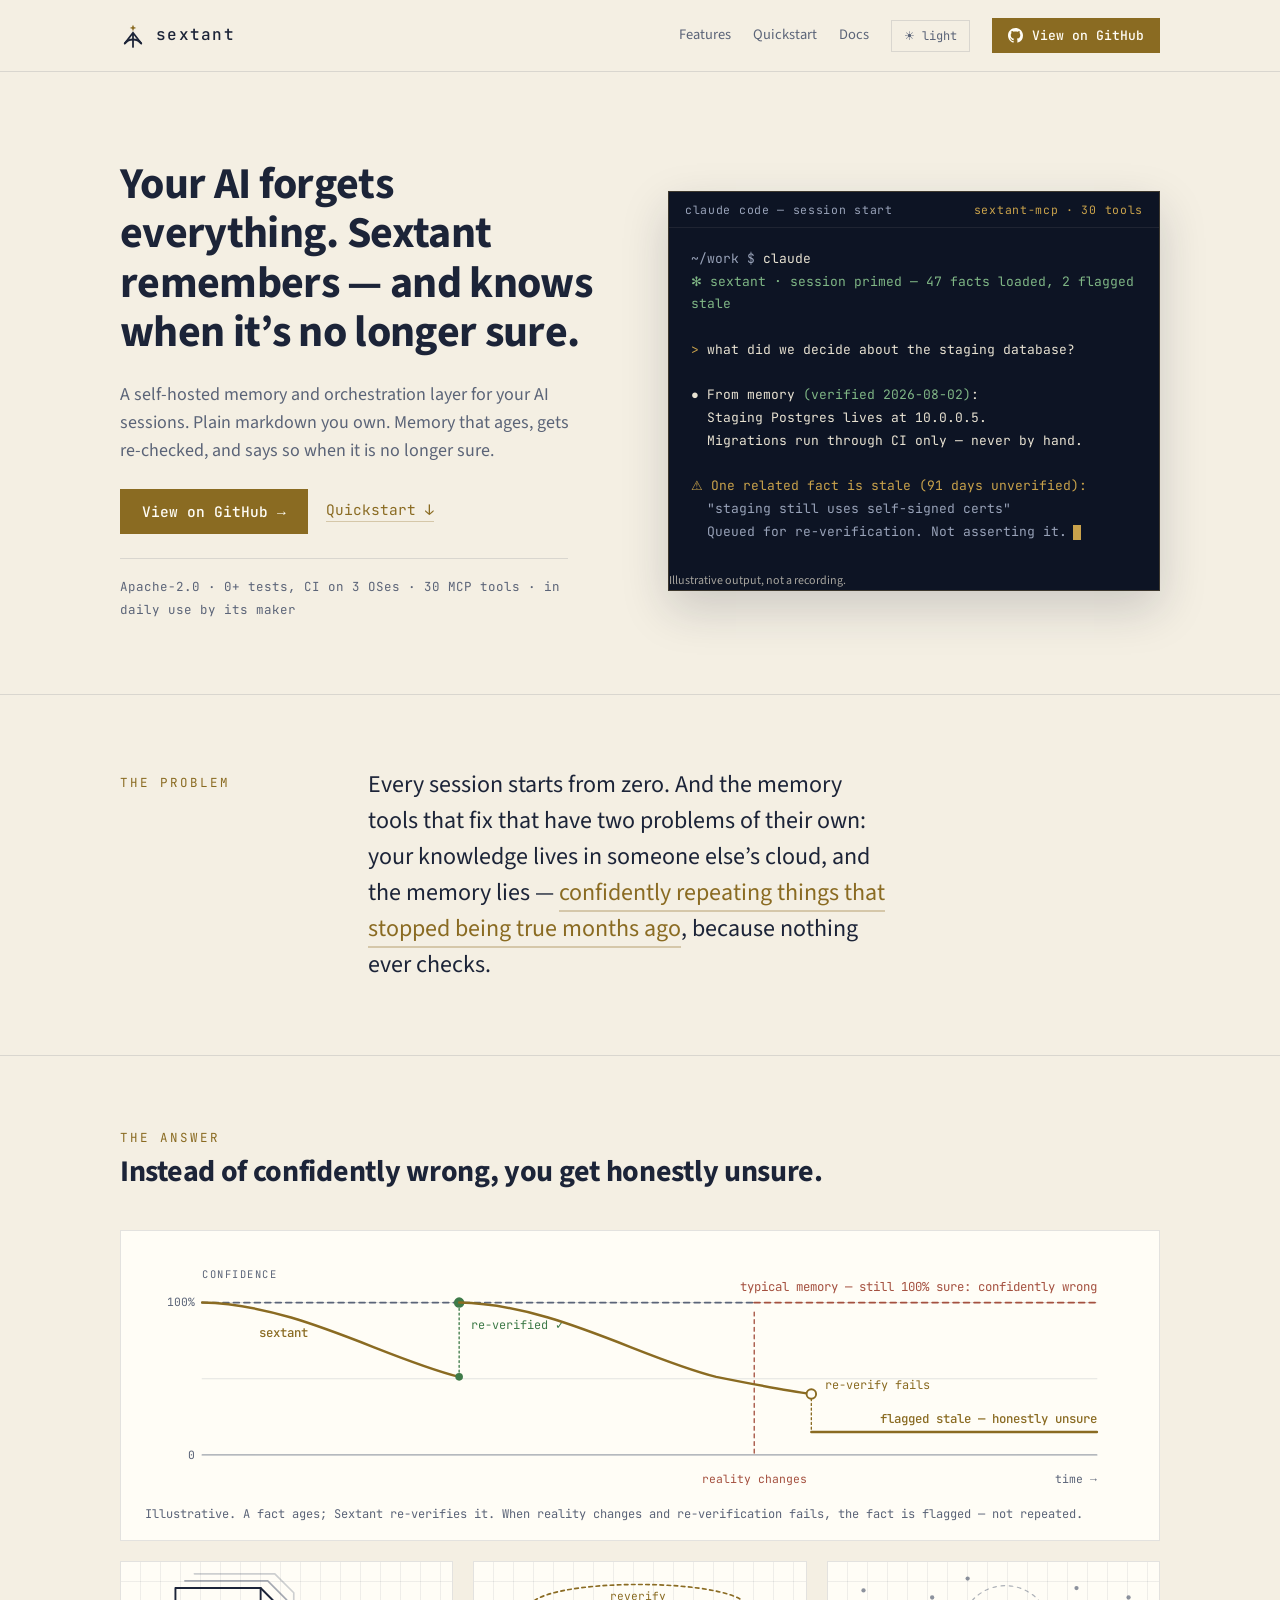
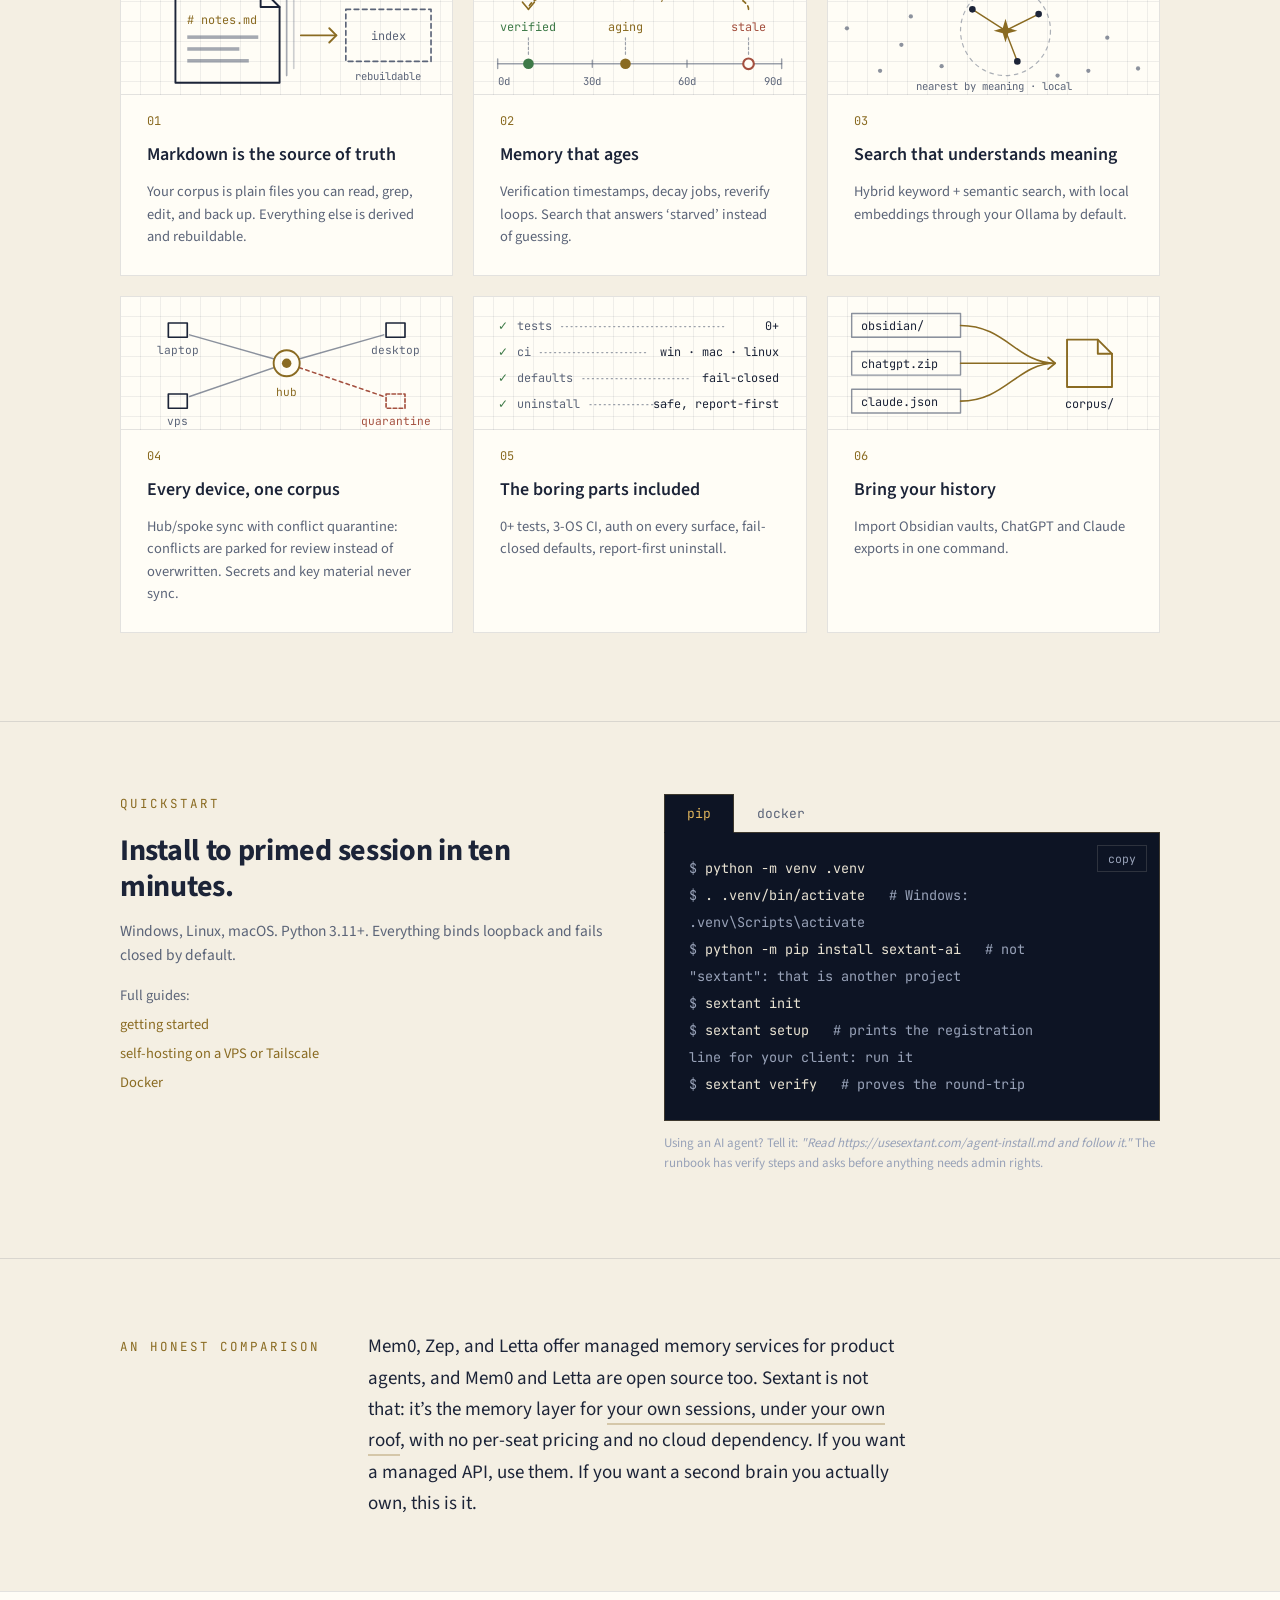
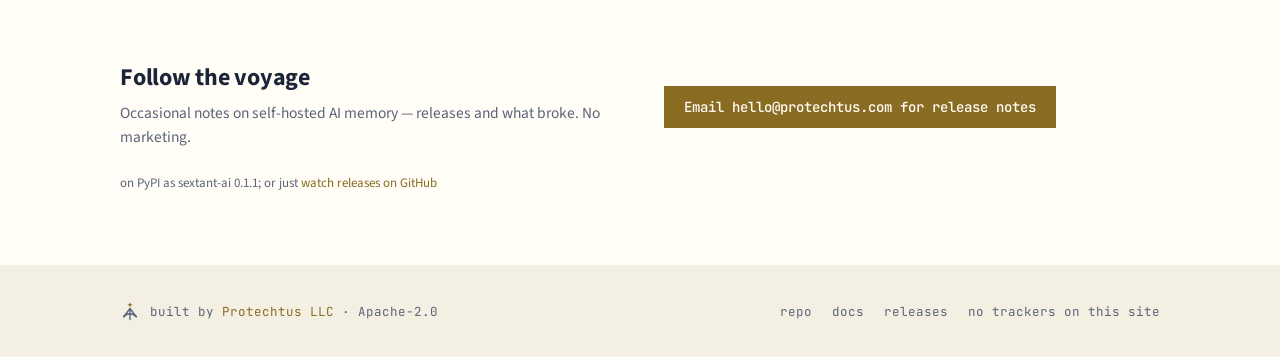
<file: index.html>
<!doctype html>
<html lang="en">
<head>
<meta charset="utf-8">
<meta name="viewport" content="width=device-width,initial-scale=1">
<title>Sextant: open-source AI memory that knows when it’s no longer sure</title>
<meta name="description" content="Open-source, self-hosted memory and orchestration for your AI sessions and agents: an MCP server, plain Markdown you own, memory that ages, gets re-checked and says when it is unsure.">
<meta name="theme-color" content="#0A0F1C">
<script>(function(){var t;try{t=localStorage.getItem('sextant-theme')}catch(e){}if(!t)t=matchMedia('(prefers-color-scheme: light)').matches?'light':'dark';document.documentElement.dataset.theme=t})()</script>
<link rel="preload" href="assets/fonts/source-sans-3-400.woff2" as="font" type="font/woff2" crossorigin>
<link rel="preload" href="assets/fonts/source-sans-3-700.woff2" as="font" type="font/woff2" crossorigin>
<link rel="stylesheet" href="assets/site.css">
<link rel="icon" href="favicon.ico" sizes="any">
<link rel="icon" href="brand/favicon/favicon.svg" type="image/svg+xml">
<link rel="apple-touch-icon" href="brand/favicon/apple-touch-icon.png">
<link rel="manifest" href="site.webmanifest">
<link rel="canonical" href="https://usesextant.com/">
<meta property="og:type" content="website">
<meta property="og:site_name" content="Sextant">
<meta property="og:title" content="Sextant — open-source, self-hosted AI memory">
<meta property="og:description" content="Instead of confidently wrong, you get honestly unsure.">
<meta property="og:url" content="https://usesextant.com/">
<meta property="og:image" content="https://usesextant.com/brand/social/og-image-1200x630.png">
<meta property="og:image:width" content="1200"><meta property="og:image:height" content="630">
<meta property="og:image:alt" content="Sextant: Your AI forgets everything. Sextant remembers — and knows when it’s no longer sure.">
<meta name="twitter:card" content="summary_large_image">
<script type="application/ld+json">{"@context":"https://schema.org","@type":"SoftwareApplication","name":"Sextant","applicationCategory":"DeveloperApplication","operatingSystem":"Windows, macOS, Linux","license":"https://www.apache.org/licenses/LICENSE-2.0","url":"https://usesextant.com","codeRepository":"https://github.com/protechtus/sextant","offers":{"@type":"Offer","price":"0","priceCurrency":"USD"},"isAccessibleForFree":true,"keywords":"AI agent memory, MCP server, Model Context Protocol, local-first, self-hosted, LLM orchestration, open source","author":{"@type":"Organization","@id":"https://protechtus.com/#org","name":"Protechtus LLC","url":"https://protechtus.com","sameAs":["https://github.com/protechtus","https://pittsjay.com/protechtus.html"]},"creator":{"@type":"Person","@id":"https://pittsjay.com/#person","name":"Jay Pitts","url":"https://pittsjay.com/"}}</script>
</head>
<body>
<a class="skip" href="#main">Skip to content</a>
<nav class="top" aria-label="Primary"><div class="wrap">
<a class="brand" href="/" aria-label="Sextant home"><svg width="26" height="26" viewBox="0 0 32 32" aria-hidden="true"><path d="M16 2 L17.2 4.8 L20 6 L17.2 7.2 L16 10 L14.8 7.2 L12 6 L14.8 4.8 Z" fill="var(--brass)"/><path d="M16 12 L6 25 M16 12 L26 25 M16 12 L16 29.5" stroke="currentColor" stroke-width="2.2" fill="none" stroke-linecap="round" stroke-linejoin="round"/><path d="M6 25 A13 13 0 0 1 26 25" stroke="currentColor" stroke-width="2.6" fill="none" stroke-linecap="round"/></svg><span>sextant</span></a>
<div class="nav-links"><a href="#features">Features</a><a href="#quickstart">Quickstart</a><a href="https://github.com/protechtus/sextant/tree/main/docs">Docs</a><button class="ghost" id="theme" type="button">☾ dark</button><a class="btn sm" href="https://github.com/protechtus/sextant"><svg width="15" height="15" viewBox="0 0 16 16" fill="currentColor" aria-hidden="true"><path d="M8 0C3.58 0 0 3.58 0 8c0 3.54 2.29 6.53 5.47 7.59.4.07.55-.17.55-.38 0-.19-.01-.82-.01-1.49-2.01.37-2.53-.49-2.69-.94-.09-.23-.48-.94-.82-1.13-.28-.15-.68-.52-.01-.53.63-.01 1.08.58 1.23.82.72 1.21 1.87.87 2.33.66.07-.52.28-.87.51-1.07-1.78-.2-3.640-.89-3.64-3.95 0-.87.31-1.59.82-2.15-.08-.2-.36-1.02.08-2.12 0 0 .67-.21 2.2.82.64-.18 1.32-.27 2-.27s1.36.09 2 .27c1.53-1.04 2.2-.82 2.2-.82.44 1.1.16 1.92.08 2.12.51.56.82 1.27.82 2.15 0 3.070-1.87 3.75-3.65 3.95.29.25.54.73.54 1.48 0 1.07-.01 1.93-.01 2.2 0 .21.15.46.55.38A8.01 8.01 0 0 0 16 8c0-4.42-3.58-8-8-8z"/></svg> View on GitHub</a></div>
</div></nav>
<main id="main">
<header class="hero" id="top"><div class="stars" aria-hidden="true"></div><div class="wrap">
<div class="hero-copy">
<h1>Your AI forgets everything. Sextant remembers — and knows when it’s no longer sure.</h1>
<p class="lede">A self-hosted memory and orchestration layer for your AI sessions. Plain markdown you own. Memory that ages, gets re-checked, and says so when it is no longer sure.</p>
<div class="ctas"><a class="btn" href="https://github.com/protechtus/sextant">View on GitHub →</a><a class="textlink" href="#quickstart">Quickstart ↓</a></div>
<p class="proof"><span data-fact="sextant.license">Apache-2.0</span> · <span data-fact="sextant.tests_rounded">0+</span> tests, CI on <span data-fact="sextant.ci_os_count">3</span> OSes · <span data-fact="sextant.mcp_tools">30</span> MCP tools · in daily use by its maker</p>
</div>
<figure class="term" style="margin:0" aria-label="Example Claude Code session primed by Sextant">
<div class="term-bar"><span>claude code — session start</span><b>sextant-mcp · <span data-fact="sextant.mcp_tools">30</span> tools</b></div>
<pre><span class="t-mut">~/work $</span> claude
<span class="t-ok">✻ sextant · session primed — 47 facts loaded, 2 flagged stale</span>

<span class="t-warn">&gt;</span> what did we decide about the staging database?

● From memory <span class="t-ok">(verified 2026-08-02)</span>:
  Staging Postgres lives at 10.0.0.5.
  Migrations run through CI only — never by hand.

<span class="t-warn">⚠ One related fact is stale (91 days unverified):</span>
<span class="t-mut">  "staging still uses self-signed certs"
  Queued for re-verification. Not asserting it.</span><span class="cursor" aria-hidden="true"></span></pre>
<figcaption style="font-size:12px;opacity:.7;margin-top:8px">Illustrative output, not a recording.</figcaption></figure>
</div></header>

<section class="band" aria-labelledby="k-problem"><div class="wrap split">
<div class="kicker" id="k-problem">The problem</div>
<p class="statement">Every session starts from zero. And the memory tools that fix that have two problems of their own: your knowledge lives in someone else’s cloud, and the memory lies — <em>confidently repeating things that stopped being true months ago</em>, because nothing ever checks.</p>
</div></section>

<section class="band" id="features" aria-labelledby="h-features"><div class="wrap">
<div class="kicker">The answer</div>
<h2 id="h-features">Instead of confidently wrong, you get honestly unsure.</h2>
<figure class="chart"><div class="chart-scroll"><svg viewBox="0 0 1040 250" role="img" aria-label="Confidence over time: typical memory stays 100 percent sure after reality changes; Sextant decays, re-verifies, and flags the fact stale" style="display:block;width:100%;min-width:680px"><path d="M60 50 H1000 M60 130 H1000" fill="none" stroke-width="1" stroke-linecap="round" stroke-linejoin="round" style="stroke:var(--muted)" opacity=".18"></path><text x="52" y="54" text-anchor="end" font-family="JetBrains Mono, monospace" font-size="12"  style="fill:var(--muted)">100%</text><text x="52" y="214" text-anchor="end" font-family="JetBrains Mono, monospace" font-size="12"  style="fill:var(--muted)">0</text><text x="60" y="24" text-anchor="start" font-family="JetBrains Mono, monospace" font-size="11" letter-spacing="1.6" style="fill:var(--muted)">CONFIDENCE</text><text x="1000" y="240" text-anchor="end" font-family="JetBrains Mono, monospace" font-size="12"  style="fill:var(--muted)">time →</text><path d="M60 210 H1000" fill="none" stroke-width="1.2" stroke-linecap="round" stroke-linejoin="round" style="stroke:var(--muted)" opacity=".6"></path><path d="M640 60 V210" fill="none" stroke-width="1.4" stroke-linecap="round" stroke-linejoin="round" style="stroke:var(--red)" stroke-dasharray="4 4"></path><text x="640" y="240" text-anchor="middle" font-family="JetBrains Mono, monospace" font-size="12"  style="fill:var(--red)">reality changes</text><path d="M60 50 H640" fill="none" stroke-width="2" stroke-linecap="round" stroke-linejoin="round" style="stroke:var(--muted)" stroke-dasharray="6 5"></path><path d="M640 50 H1000" fill="none" stroke-width="2" stroke-linecap="round" stroke-linejoin="round" style="stroke:var(--red)" stroke-dasharray="6 5"></path><text x="1000" y="38" text-anchor="end" font-family="JetBrains Mono, monospace" font-size="13"  style="fill:var(--red)">typical memory — still 100% sure: confidently wrong</text><path d="M60 50 C160 52 250 108 330 128" fill="none" stroke-width="2.6" stroke-linecap="round" stroke-linejoin="round" style="stroke:var(--brass)"></path><path d="M330 128 V50" fill="none" stroke-width="1.4" stroke-linecap="round" stroke-linejoin="round" style="stroke:var(--green)" stroke-dasharray="2 3"></path><circle cx="330" cy="128" r="4" style="fill:var(--green)"></circle><circle cx="330" cy="50" r="5.5" style="fill:var(--green)"></circle><text x="342" y="78" text-anchor="start" font-family="JetBrains Mono, monospace" font-size="12.5"  style="fill:var(--green)">re-verified ✓</text><path d="M330 50 C430 52 520 108 600 128 C640 136 670 142 700 146" fill="none" stroke-width="2.6" stroke-linecap="round" stroke-linejoin="round" style="stroke:var(--brass)"></path><circle cx="700" cy="146" r="5" fill="none" stroke-width="2" stroke-linecap="round" stroke-linejoin="round" style="stroke:var(--brass);fill:var(--panel)"></circle><text x="714" y="141" text-anchor="start" font-family="JetBrains Mono, monospace" font-size="12.5"  style="fill:var(--brass)">re-verify fails</text><path d="M700 151 V186" fill="none" stroke-width="1.4" stroke-linecap="round" stroke-linejoin="round" style="stroke:var(--brass)" stroke-dasharray="2 3"></path><path d="M700 186 H1000" fill="none" stroke-width="2.6" stroke-linecap="round" stroke-linejoin="round" style="stroke:var(--brass)"></path><text x="1000" y="176" text-anchor="end" font-family="JetBrains Mono, monospace" font-size="13" font-weight="500" style="fill:var(--brass)">flagged stale — honestly unsure</text><text x="120" y="86" text-anchor="start" font-family="JetBrains Mono, monospace" font-size="13" font-weight="500" style="fill:var(--brass)">sextant</text></svg></div><figcaption>Illustrative. A fact ages; Sextant re-verifies it. When reality changes and re-verification fails, the fact is flagged — not repeated.</figcaption></figure>
<ul class="features">
<li><div class="plate" aria-hidden="false"><svg viewBox="0 0 280 112" role="img" aria-label="A plain markdown file feeding a rebuildable index" style="display:block;width:100%;height:100%"><path d="M62 10 H130 L146 26 V90" fill="none" stroke-width="1.4" stroke-linecap="round" stroke-linejoin="round" style="stroke:var(--muted)" opacity=".3"></path><path d="M54 16 H124 L140 32 V96" fill="none" stroke-width="1.4" stroke-linecap="round" stroke-linejoin="round" style="stroke:var(--muted)" opacity=".55"></path><path d="M46 22 H118 L134 38 V102 H46 Z" fill="none" stroke-width="1.6" stroke-linecap="round" stroke-linejoin="round" style="stroke:var(--text)"></path><path d="M118 22 V38 H134" fill="none" stroke-width="1.6" stroke-linecap="round" stroke-linejoin="round" style="stroke:var(--text)"></path><text x="56" y="52" text-anchor="start" font-family="JetBrains Mono, monospace" font-size="10"  style="fill:var(--brass)"># notes.md</text><rect x="56" y="62" width="60" height="3" style="fill:var(--muted)" opacity=".55"></rect><rect x="56" y="72" width="44" height="3" style="fill:var(--muted)" opacity=".55"></rect><rect x="56" y="82" width="52" height="3" style="fill:var(--muted)" opacity=".55"></rect><path d="M152 62 H182" fill="none" stroke-width="1.6" stroke-linecap="round" stroke-linejoin="round" style="stroke:var(--brass)"></path><path d="M176 56 L182 62 L176 68" fill="none" stroke-width="1.6" stroke-linecap="round" stroke-linejoin="round" style="stroke:var(--brass)"></path><rect x="190" y="40" width="72" height="44" stroke-dasharray="4 3" fill="none" stroke-width="1.4" stroke-linecap="round" stroke-linejoin="round" style="stroke:var(--muted)"></rect><text x="226" y="66" text-anchor="middle" font-family="JetBrains Mono, monospace" font-size="10"  style="fill:var(--muted)">index</text><text x="226" y="100" text-anchor="middle" font-family="JetBrains Mono, monospace" font-size="9"  style="fill:var(--muted)">rebuildable</text></svg></div><span class="n">01</span><h3>Markdown is the source of truth</h3><p>Your corpus is plain files you can read, grep, edit, and back up. Everything else is derived and rebuildable.</p></li>
<li><div class="plate" aria-hidden="false"><svg viewBox="0 0 280 112" role="img" aria-label="Facts aging from verified to stale, then re-verified" style="display:block;width:100%;height:100%"><path d="M232 40 C232 12 46 12 46 40" fill="none" stroke-width="1.4" stroke-linecap="round" stroke-linejoin="round" style="stroke:var(--brass)" stroke-dasharray="3 3"></path><path d="M41 34 L46 40 L51 34" fill="none" stroke-width="1.4" stroke-linecap="round" stroke-linejoin="round" style="stroke:var(--brass)"></path><text x="139" y="32" text-anchor="middle" font-family="JetBrains Mono, monospace" font-size="9.5"  style="fill:var(--brass)">reverify</text><text x="46" y="58" text-anchor="middle" font-family="JetBrains Mono, monospace" font-size="10"  style="fill:var(--green)">verified</text><text x="128" y="58" text-anchor="middle" font-family="JetBrains Mono, monospace" font-size="10"  style="fill:var(--brass)">aging</text><text x="232" y="58" text-anchor="middle" font-family="JetBrains Mono, monospace" font-size="10"  style="fill:var(--red)">stale</text><path d="M46 64 V79 M128 64 V79 M232 64 V79" fill="none" stroke-width="1" stroke-linecap="round" stroke-linejoin="round" style="stroke:var(--muted)" stroke-dasharray="2 2" opacity=".6"></path><path d="M20 86 H260" fill="none" stroke-width="1.2" stroke-linecap="round" stroke-linejoin="round" style="stroke:var(--muted)" opacity=".6"></path><path d="M20 82 V90 M100 83 V89 M180 83 V89 M260 82 V90" fill="none" stroke-width="1.2" stroke-linecap="round" stroke-linejoin="round" style="stroke:var(--muted)" opacity=".6"></path><circle cx="46" cy="86" r="4.5" style="fill:var(--green)"></circle><circle cx="128" cy="86" r="4.5" style="fill:var(--brass)"></circle><circle cx="232" cy="86" r="4.5" fill="none" stroke-width="1.8" stroke-linecap="round" stroke-linejoin="round" style="stroke:var(--red);fill:var(--panel)"></circle><text x="20" y="104" text-anchor="start" font-family="JetBrains Mono, monospace" font-size="9"  style="fill:var(--muted)">0d</text><text x="100" y="104" text-anchor="middle" font-family="JetBrains Mono, monospace" font-size="9"  style="fill:var(--muted)">30d</text><text x="180" y="104" text-anchor="middle" font-family="JetBrains Mono, monospace" font-size="9"  style="fill:var(--muted)">60d</text><text x="260" y="104" text-anchor="end" font-family="JetBrains Mono, monospace" font-size="9"  style="fill:var(--muted)">90d</text></svg></div><span class="n">02</span><h3>Memory that ages</h3><p>Verification timestamps, decay jobs, reverify loops. Search that answers ‘starved’ instead of guessing.</p></li>
<li><div class="plate" aria-hidden="false"><svg viewBox="0 0 280 112" role="img" aria-label="A query star connected to its nearest neighbours by meaning" style="display:block;width:100%;height:100%"><circle cx="150" cy="58" r="38" fill="none" stroke-width="1" stroke-linecap="round" stroke-linejoin="round" style="stroke:var(--muted)" stroke-dasharray="3 4" opacity=".5"></circle><circle cx="30" cy="24" r="1.8" style="fill:var(--muted)" opacity=".7"></circle><circle cx="62" cy="70" r="1.8" style="fill:var(--muted)" opacity=".7"></circle><circle cx="44" cy="92" r="1.8" style="fill:var(--muted)" opacity=".7"></circle><circle cx="88" cy="30" r="1.8" style="fill:var(--muted)" opacity=".7"></circle><circle cx="96" cy="88" r="1.8" style="fill:var(--muted)" opacity=".7"></circle><circle cx="210" cy="22" r="1.8" style="fill:var(--muted)" opacity=".7"></circle><circle cx="236" cy="64" r="1.8" style="fill:var(--muted)" opacity=".7"></circle><circle cx="254" cy="30" r="1.8" style="fill:var(--muted)" opacity=".7"></circle><circle cx="220" cy="92" r="1.8" style="fill:var(--muted)" opacity=".7"></circle><circle cx="262" cy="90" r="1.8" style="fill:var(--muted)" opacity=".7"></circle><circle cx="16" cy="56" r="1.8" style="fill:var(--muted)" opacity=".7"></circle><circle cx="194" cy="96" r="1.8" style="fill:var(--muted)" opacity=".7"></circle><circle cx="70" cy="46" r="1.8" style="fill:var(--muted)" opacity=".7"></circle><circle cx="118" cy="14" r="1.8" style="fill:var(--muted)" opacity=".7"></circle><path d="M150 58 L122 40 M150 58 L178 44 M150 58 L160 84" fill="none" stroke-width="1.2" stroke-linecap="round" stroke-linejoin="round" style="stroke:var(--brass)"></path><circle cx="122" cy="40" r="2.8" style="fill:var(--text)"></circle><circle cx="178" cy="44" r="2.8" style="fill:var(--text)"></circle><circle cx="160" cy="84" r="2.8" style="fill:var(--text)"></circle><path d="M150 48 L152.3 55.7 L160 58 L152.3 60.3 L150 68 L147.7 60.3 L140 58 L147.7 55.7 Z" style="fill:var(--brass)"></path><text x="140" y="108" text-anchor="middle" font-family="JetBrains Mono, monospace" font-size="9"  style="fill:var(--muted)">nearest by meaning · local</text></svg></div><span class="n">03</span><h3>Search that understands meaning</h3><p>Hybrid keyword + semantic search, with local embeddings through your Ollama by default.</p></li>
<li><div class="plate" aria-hidden="false"><svg viewBox="0 0 280 112" role="img" aria-label="Hub and spoke sync with a quarantined conflict" style="display:block;width:100%;height:100%"><path d="M129.6 52.4 L58 32 M150.4 52.4 L222 32 M129.6 59.6 L58 84" fill="none" stroke-width="1.3" stroke-linecap="round" stroke-linejoin="round" style="stroke:var(--muted)" opacity=".7"></path><path d="M150.4 59.6 L222 84" fill="none" stroke-width="1.3" stroke-linecap="round" stroke-linejoin="round" style="stroke:var(--red)" stroke-dasharray="3 3"></path><circle cx="140" cy="56" r="11" fill="none" stroke-width="1.6" stroke-linecap="round" stroke-linejoin="round" style="stroke:var(--brass)"></circle><circle cx="140" cy="56" r="4" style="fill:var(--brass)"></circle><rect x="40" y="22" width="16" height="12" fill="none" stroke-width="1.4" stroke-linecap="round" stroke-linejoin="round" style="stroke:var(--text)"></rect><rect x="224" y="22" width="16" height="12" fill="none" stroke-width="1.4" stroke-linecap="round" stroke-linejoin="round" style="stroke:var(--text)"></rect><rect x="40" y="82" width="16" height="12" fill="none" stroke-width="1.4" stroke-linecap="round" stroke-linejoin="round" style="stroke:var(--text)"></rect><rect x="224" y="82" width="16" height="12" stroke-dasharray="3 2" fill="none" stroke-width="1.4" stroke-linecap="round" stroke-linejoin="round" style="stroke:var(--red)"></rect><text x="48" y="48" text-anchor="middle" font-family="JetBrains Mono, monospace" font-size="9.5"  style="fill:var(--muted)">laptop</text><text x="232" y="48" text-anchor="middle" font-family="JetBrains Mono, monospace" font-size="9.5"  style="fill:var(--muted)">desktop</text><text x="48" y="108" text-anchor="middle" font-family="JetBrains Mono, monospace" font-size="9.5"  style="fill:var(--muted)">vps</text><text x="232" y="108" text-anchor="middle" font-family="JetBrains Mono, monospace" font-size="9.5"  style="fill:var(--red)">quarantine</text><text x="140" y="84" text-anchor="middle" font-family="JetBrains Mono, monospace" font-size="9.5"  style="fill:var(--brass)">hub</text></svg></div><span class="n">04</span><h3>Every device, one corpus</h3><p>Hub/spoke sync with conflict quarantine: conflicts are parked for review instead of overwritten. Secrets and key material never sync.</p></li>
<li><div class="plate" aria-hidden="false"><svg viewBox="0 0 280 112" role="img" aria-label="Readout: tests, CI, defaults, uninstall" style="display:block;width:100%;height:100%"><text x="20" y="28" text-anchor="start" font-family="JetBrains Mono, monospace" font-size="10"  style="fill:var(--green)">✓</text><text x="36" y="28" text-anchor="start" font-family="JetBrains Mono, monospace" font-size="10"  style="fill:var(--muted)">tests</text><path d="M74 25 H214" fill="none" stroke-width="1" stroke-linecap="round" stroke-linejoin="round" style="stroke:var(--muted)" stroke-dasharray="1 3" opacity=".6"></path><text x="258" y="28" text-anchor="end" font-family="JetBrains Mono, monospace" font-size="10"  style="fill:var(--text)" data-fact="sextant.tests_rounded">0+</text><text x="20" y="50" text-anchor="start" font-family="JetBrains Mono, monospace" font-size="10"  style="fill:var(--green)">✓</text><text x="36" y="50" text-anchor="start" font-family="JetBrains Mono, monospace" font-size="10"  style="fill:var(--muted)">ci</text><path d="M56 47 H148" fill="none" stroke-width="1" stroke-linecap="round" stroke-linejoin="round" style="stroke:var(--muted)" stroke-dasharray="1 3" opacity=".6"></path><text x="258" y="50" text-anchor="end" font-family="JetBrains Mono, monospace" font-size="10"  style="fill:var(--text)">win · mac · linux</text><text x="20" y="72" text-anchor="start" font-family="JetBrains Mono, monospace" font-size="10"  style="fill:var(--green)">✓</text><text x="36" y="72" text-anchor="start" font-family="JetBrains Mono, monospace" font-size="10"  style="fill:var(--muted)">defaults</text><path d="M92 69 H184" fill="none" stroke-width="1" stroke-linecap="round" stroke-linejoin="round" style="stroke:var(--muted)" stroke-dasharray="1 3" opacity=".6"></path><text x="258" y="72" text-anchor="end" font-family="JetBrains Mono, monospace" font-size="10"  style="fill:var(--text)">fail-closed</text><text x="20" y="94" text-anchor="start" font-family="JetBrains Mono, monospace" font-size="10"  style="fill:var(--green)">✓</text><text x="36" y="94" text-anchor="start" font-family="JetBrains Mono, monospace" font-size="10"  style="fill:var(--muted)">uninstall</text><path d="M98 91 H166" fill="none" stroke-width="1" stroke-linecap="round" stroke-linejoin="round" style="stroke:var(--muted)" stroke-dasharray="1 3" opacity=".6"></path><text x="258" y="94" text-anchor="end" font-family="JetBrains Mono, monospace" font-size="10"  style="fill:var(--text)">safe, report-first</text></svg></div><span class="n">05</span><h3>The boring parts included</h3><p><span data-fact="sextant.tests_rounded">0+</span> tests, <span data-fact="sextant.ci_os_count">3</span>-OS CI, auth on every surface, fail-closed defaults, report-first uninstall.</p></li>
<li><div class="plate" aria-hidden="false"><svg viewBox="0 0 280 112" role="img" aria-label="Three exports converging into one corpus" style="display:block;width:100%;height:100%"><rect x="20" y="14" width="92" height="20" fill="none" stroke-width="1.2" stroke-linecap="round" stroke-linejoin="round" style="stroke:var(--muted)" opacity=".7"></rect><rect x="20" y="46" width="92" height="20" fill="none" stroke-width="1.2" stroke-linecap="round" stroke-linejoin="round" style="stroke:var(--muted)" opacity=".7"></rect><rect x="20" y="78" width="92" height="20" fill="none" stroke-width="1.2" stroke-linecap="round" stroke-linejoin="round" style="stroke:var(--muted)" opacity=".7"></rect><text x="28" y="28" text-anchor="start" font-family="JetBrains Mono, monospace" font-size="10"  style="fill:var(--text)">obsidian/</text><text x="28" y="60" text-anchor="start" font-family="JetBrains Mono, monospace" font-size="10"  style="fill:var(--text)">chatgpt.zip</text><text x="28" y="92" text-anchor="start" font-family="JetBrains Mono, monospace" font-size="10"  style="fill:var(--text)">claude.json</text><path d="M112 24 C150 24 160 56 192 56 M112 56 H192 M112 88 C150 88 160 56 192 56" fill="none" stroke-width="1.3" stroke-linecap="round" stroke-linejoin="round" style="stroke:var(--brass)"></path><path d="M186 51 L192 56 L186 61" fill="none" stroke-width="1.5" stroke-linecap="round" stroke-linejoin="round" style="stroke:var(--brass)"></path><path d="M202 36 H228 L240 48 V76 H202 Z" fill="none" stroke-width="1.6" stroke-linecap="round" stroke-linejoin="round" style="stroke:var(--brass)"></path><path d="M228 36 V48 H240" fill="none" stroke-width="1.6" stroke-linecap="round" stroke-linejoin="round" style="stroke:var(--brass)"></path><text x="221" y="94" text-anchor="middle" font-family="JetBrains Mono, monospace" font-size="10"  style="fill:var(--text)">corpus/</text></svg></div><span class="n">06</span><h3>Bring your history</h3><p>Import Obsidian vaults, ChatGPT and Claude exports in one command.</p></li>
</ul>
</div></section>

<section class="band" id="quickstart" aria-labelledby="h-qs"><div class="wrap qs">
<div class="qs-intro">
<div class="kicker">Quickstart</div>
<h2 id="h-qs">Install to primed session in ten minutes.</h2>
<p>Windows, Linux, macOS. Python <span data-fact="sextant.python_floor">3.11+</span>. Everything binds loopback and fails closed by default.</p>
<div class="guides">Full guides:<br><a href="https://github.com/protechtus/sextant/blob/main/docs/GETTING-STARTED.md">getting started</a><br><a href="https://github.com/protechtus/sextant/blob/main/docs/HOWTO-self-hosting.md">self-hosting on a VPS or Tailscale</a><br><a href="https://github.com/protechtus/sextant/blob/main/docs/HOWTO-docker.md">Docker</a></div>
</div>
<div>
<div class="tabs" role="tablist" aria-label="Install method">
<button class="tab" role="tab" id="t-pip" aria-controls="p-pip" aria-selected="true" type="button">pip</button>
<button class="tab" role="tab" id="t-docker" aria-controls="p-docker" aria-selected="false" tabindex="-1" type="button">docker</button>
</div>
<div class="panel" role="tabpanel" id="p-pip" aria-labelledby="t-pip"><button class="copy" type="button">copy</button><pre><span class="t-mut" aria-hidden="true">$ </span><span class="cmd">python -m venv .venv</span>
<span class="t-mut" aria-hidden="true">$ </span><span class="cmd">. .venv/bin/activate</span>   <span class="t-mut"># Windows: .venv\Scripts\activate</span>
<span class="t-mut" aria-hidden="true">$ </span><span class="cmd">python -m pip install sextant-ai</span>   <span class="t-mut"># not &quot;sextant&quot;: that is another project</span>
<span class="t-mut" aria-hidden="true">$ </span><span class="cmd">sextant init</span>
<span class="t-mut" aria-hidden="true">$ </span><span class="cmd">sextant setup</span>   <span class="t-mut"># prints the registration line for your client: run it</span>
<span class="t-mut" aria-hidden="true">$ </span><span class="cmd">sextant verify</span>   <span class="t-mut"># proves the round-trip</span></pre></div>
<div class="panel" role="tabpanel" id="p-docker" aria-labelledby="t-docker" hidden><button class="copy" type="button">copy</button><pre><span class="t-mut" aria-hidden="true">$ </span><span class="cmd">git clone https://github.com/protechtus/sextant.git &amp;&amp; cd sextant</span>
<span class="t-mut" aria-hidden="true">$ </span><span class="cmd">python3 -c &quot;import secrets; print(f'ATLAS_MCP_TOKEN={secrets.token_urlsafe(32)}'); print(f'ATLAS_WEB_API_KEY={secrets.token_urlsafe(32)}')&quot; &gt; .env</span>   <span class="t-mut"># keys the stack refuses to start without</span>
<span class="t-mut" aria-hidden="true">$ </span><span class="cmd">docker compose up -d mcp web</span>
<span class="t-mut" aria-hidden="true">$ </span><span class="cmd">docker compose run --rm mcp sextant-init</span>   <span class="t-mut"># then point your client at the HTTP server (docs/HOWTO-docker.md)</span></pre></div>
<p class="t-mut" style="margin-top:12px;font-size:13px">Using an AI agent? Tell it: <em>"Read https://usesextant.com/agent-install.md and follow it."</em> The runbook has verify steps and asks before anything needs admin rights.</p>
</div>
</div></section>

<section class="band" aria-labelledby="k-compare"><div class="wrap split">
<div class="kicker" id="k-compare">An honest comparison</div>
<p class="compare">Mem0, Zep, and Letta offer managed memory services for product agents, and Mem0 and Letta are open source too. Sextant is not that: it’s the memory layer for <span>your own sessions, under your own roof</span>, with no per-seat pricing and no cloud dependency. If you want a managed API, use them. If you want a second brain you actually own, this is it.</p>
</div></section>

<section class="band signup" aria-labelledby="h-signup"><div class="wrap">
<div><h2 id="h-signup">Follow the voyage</h2><p>Occasional notes on self-hosted AI memory — releases and what broke. No marketing.</p></div>
<!-- Newsletter: Buttondown form goes here once the account exists; interim contact link -->
<div class="row"><a class="btn" href="mailto:hello@protechtus.com?subject=Sextant%20updates" style="padding:12px 20px;font-size:14px">Email hello@protechtus.com for release notes</a></div>
<small><span data-fact="sextant.dist_note">on PyPI as sextant-ai 0.1.1</span>; or just <a href="https://github.com/protechtus/sextant/releases">watch releases on GitHub</a></small>
</div></section>
</main>
<footer><div class="wrap"><div class="l"><svg width="20" height="20" viewBox="0 0 32 32" aria-hidden="true" style="color:var(--muted)"><path d="M16 2 L17.2 4.8 L20 6 L17.2 7.2 L16 10 L14.8 7.2 L12 6 L14.8 4.8 Z" fill="var(--brass)"/><path d="M16 12 L6 25 M16 12 L26 25 M16 12 L16 29.5" stroke="currentColor" stroke-width="2.2" fill="none" stroke-linecap="round" stroke-linejoin="round"/><path d="M6 25 A13 13 0 0 1 26 25" stroke="currentColor" stroke-width="2.6" fill="none" stroke-linecap="round"/></svg><span>built by <a href="https://protechtus.com">Protechtus LLC</a> · Apache-2.0</span></div><div class="r"><a href="https://github.com/protechtus/sextant">repo</a><a href="https://github.com/protechtus/sextant/tree/main/docs">docs</a><a href="https://github.com/protechtus/sextant/releases">releases</a><span>no trackers on this site</span></div></div></footer>
<script src="assets/site.js" defer></script>
</body>
</html>
</file>
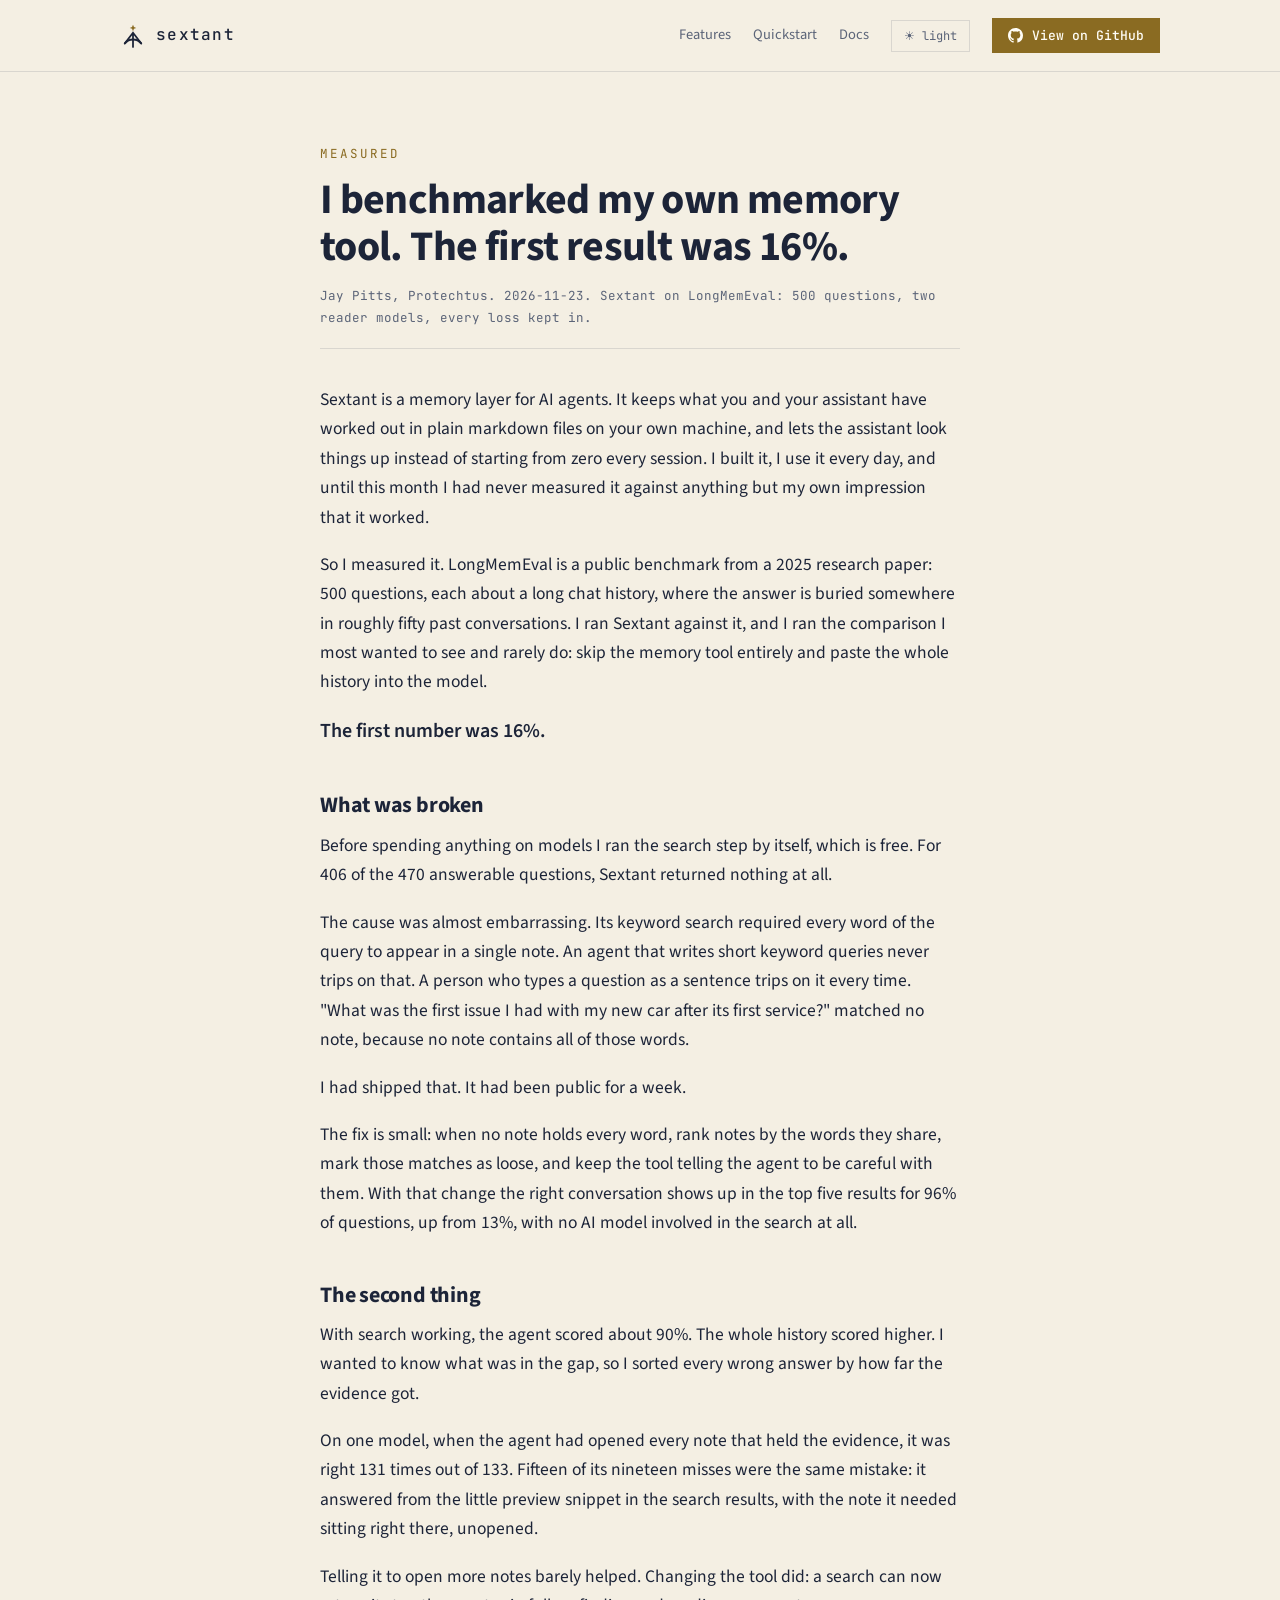
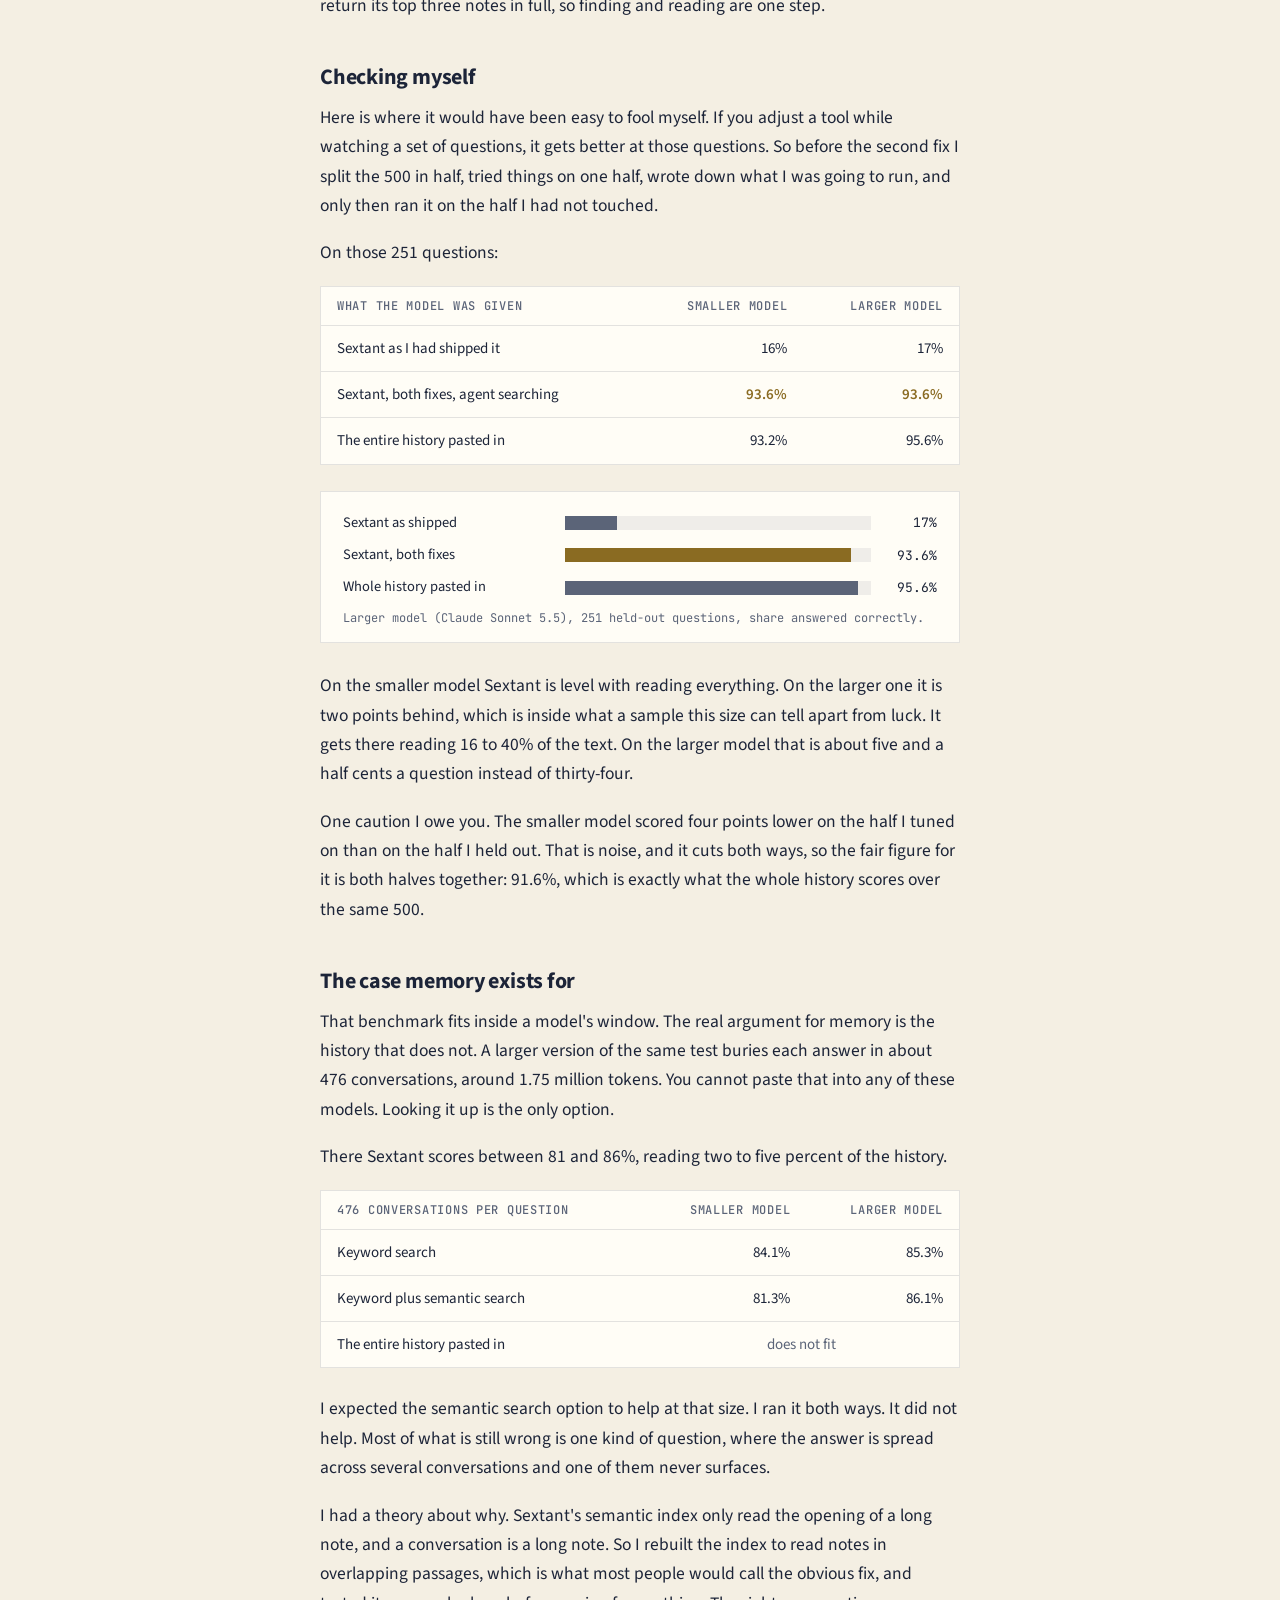
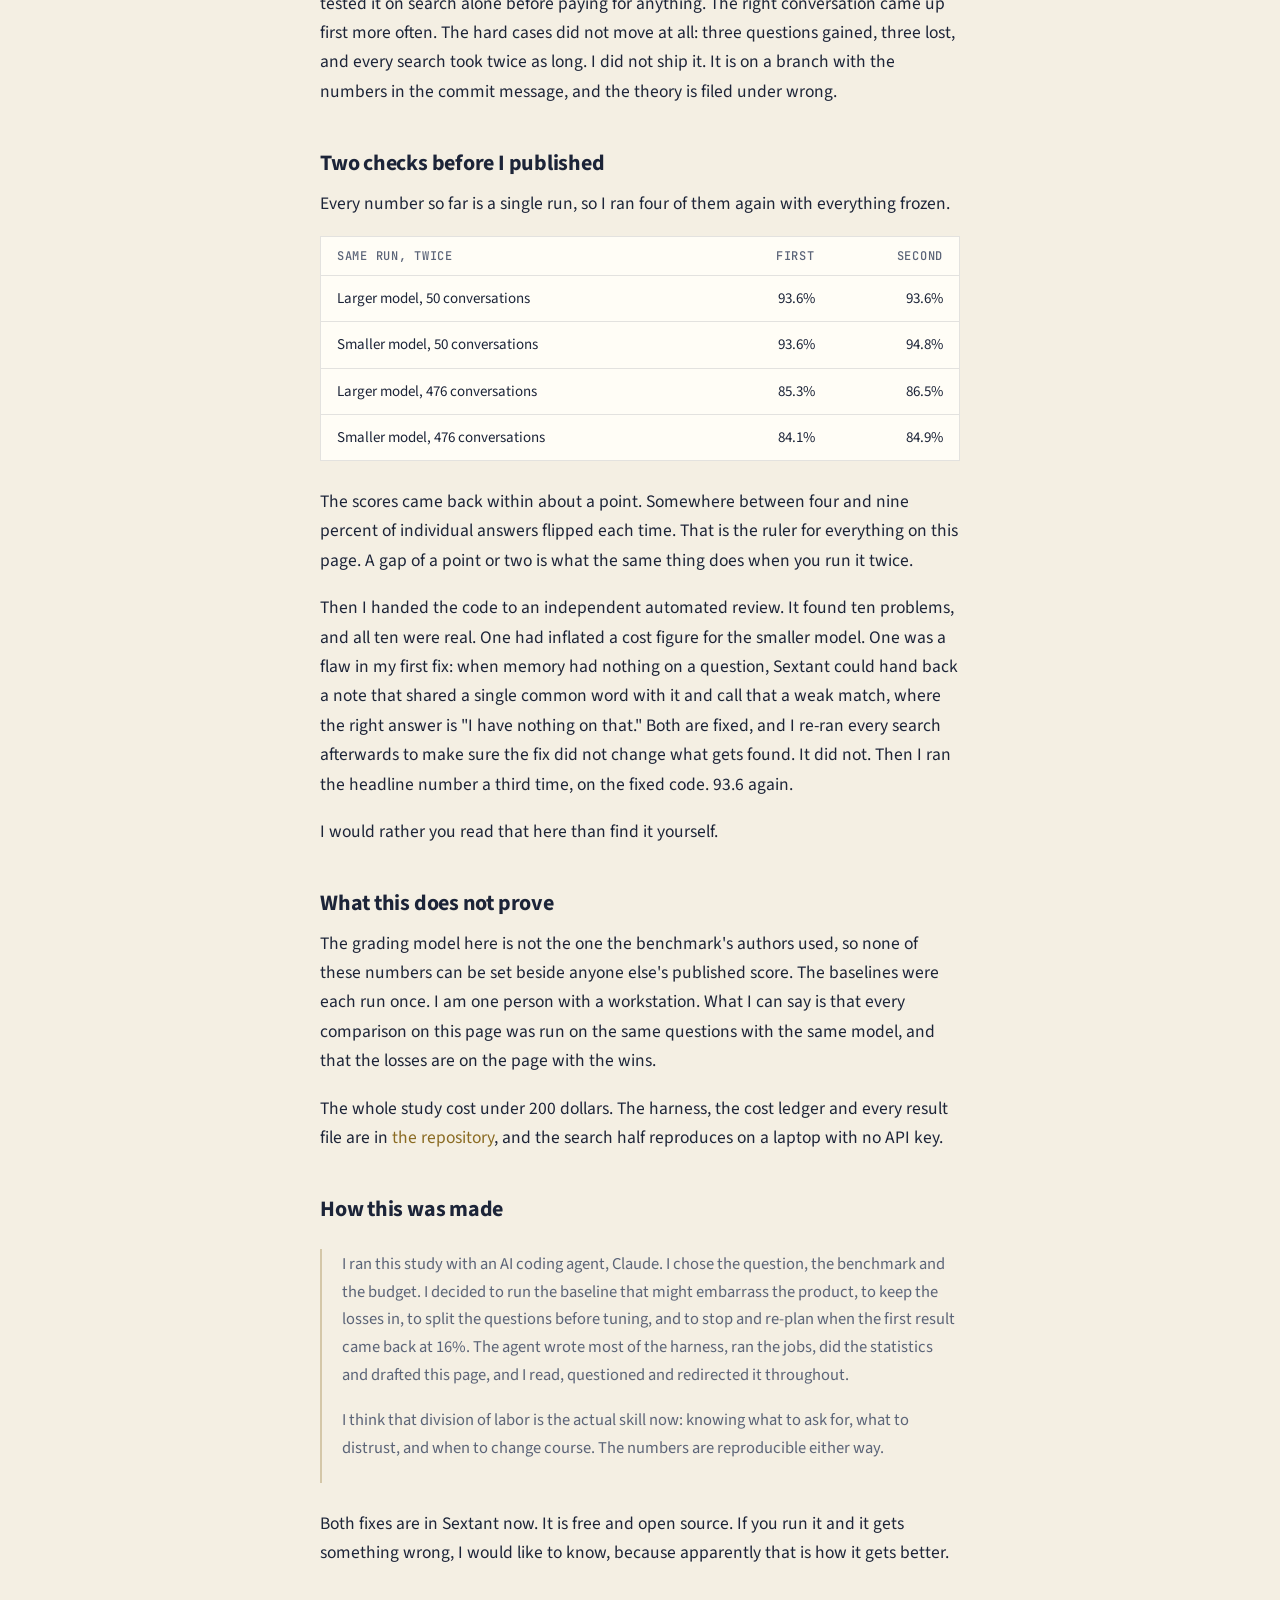
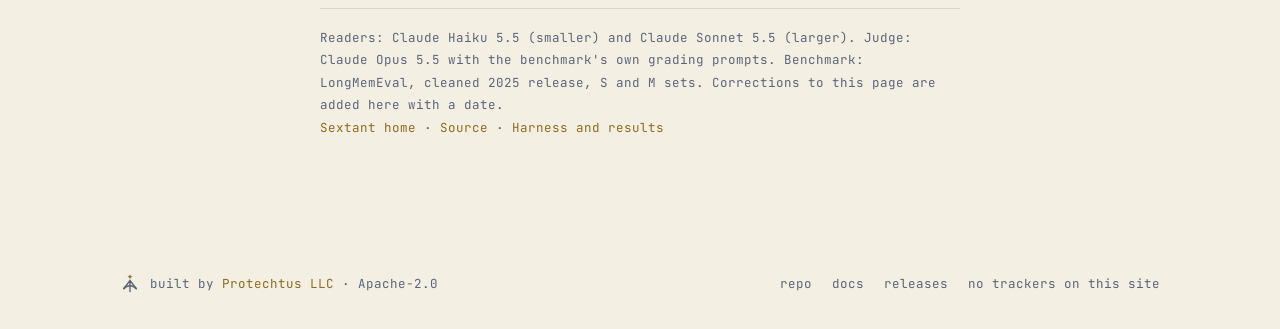
<file: longmemeval/index.html>
<!doctype html>
<html lang="en">
<head>
<meta charset="utf-8">
<meta name="viewport" content="width=device-width,initial-scale=1">
<title>I benchmarked my own memory tool. The first result was 16%. | Sextant</title>
<meta name="description" content="Sextant measured on LongMemEval against pasting in the whole history: two defects found, two fixes, held-out results, and where it still loses.">
<meta name="theme-color" content="#0A0F1C">
<script>(function(){var t;try{t=localStorage.getItem('sextant-theme')}catch(e){}if(!t)t=matchMedia('(prefers-color-scheme: light)').matches?'light':'dark';document.documentElement.dataset.theme=t})()</script>
<link rel="preload" href="../assets/fonts/source-sans-3-400.woff2" as="font" type="font/woff2" crossorigin>
<link rel="preload" href="../assets/fonts/source-sans-3-700.woff2" as="font" type="font/woff2" crossorigin>
<link rel="stylesheet" href="../assets/site.css">
<link rel="icon" href="../favicon.ico" sizes="any">
<link rel="icon" href="../brand/favicon/favicon.svg" type="image/svg+xml">
<link rel="apple-touch-icon" href="../brand/favicon/apple-touch-icon.png">
<link rel="manifest" href="../site.webmanifest">
<link rel="canonical" href="https://usesextant.com/longmemeval/">
<meta property="og:type" content="article">
<meta property="og:site_name" content="Sextant">
<meta property="og:title" content="I benchmarked my own memory tool. The first result was 16%.">
<meta property="og:description" content="Sextant measured on LongMemEval against pasting in the whole history: two defects found, two fixes, held-out results, and where it still loses.">
<meta property="og:url" content="https://usesextant.com/longmemeval/">
<meta property="og:image" content="https://usesextant.com/brand/social/og-image-1200x630.png">
<meta name="twitter:card" content="summary_large_image">
<script type="application/ld+json">{"@context":"https://schema.org","@type":"TechArticle","headline":"I benchmarked my own memory tool. The first result was 16%.","datePublished":"2026-11-23","author":{"@type":"Person","@id":"https://pittsjay.com/#person","name":"Jay Pitts","url":"https://pittsjay.com/"},"publisher":{"@type":"Organization","@id":"https://protechtus.com/#org","name":"Protechtus LLC"},"mainEntityOfPage":"https://usesextant.com/longmemeval/","about":"LongMemEval benchmark results for Sextant"}</script>
<style>
.article{max-width:720px;margin:0 auto;padding:clamp(40px,7vw,72px) var(--pad) 80px}
.article h1{font-size:clamp(30px,4.2vw,42px);margin:14px 0 14px}
.article .byline{font:12.5px/1.7 var(--mono);color:var(--muted);margin:0 0 36px;padding-bottom:20px;border-bottom:1px solid var(--hair)}
.article h2{font-size:22px;margin:44px 0 12px}
.article p{margin:0 0 18px;font-size:17.5px;line-height:1.68;text-wrap:pretty}
.article p.one{font-size:20px;font-weight:600}
.article .tw{overflow-x:auto;margin:8px 0 26px;border:1px solid var(--hair);background:var(--panel)}
.article table{border-collapse:collapse;width:100%;font-size:15px;min-width:460px}
.article th,.article td{padding:11px 16px;text-align:right;border-bottom:1px solid var(--hair);font-variant-numeric:tabular-nums}
.article th:first-child,.article td:first-child{text-align:left}
.article th{font:500 12px var(--mono);letter-spacing:.06em;color:var(--muted);text-transform:uppercase}
.article tr:last-child td{border-bottom:0}
.article td.hi{color:var(--brass);font-weight:600}
.bars{margin:8px 0 28px;border:1px solid var(--hair);background:var(--panel);padding:20px 22px 14px}
.bars .row{display:grid;grid-template-columns:minmax(120px,210px) 1fr 54px;gap:12px;align-items:center;margin-bottom:10px;font-size:14.5px}
.bars .track{height:14px;background:var(--grid)}
.bars .fill{height:100%;background:var(--muted)}
.bars .fill.s{background:var(--brass)}
.bars .v{font:13px var(--mono);text-align:right}
.bars .cap{font:12px/1.6 var(--mono);color:var(--muted);margin:10px 0 0}
.article .made{border-left:2px solid var(--line);padding:2px 0 2px 20px;margin:26px 0}
.article .made p{font-size:16.5px;color:var(--muted)}
.article .foot{font:12.5px/1.8 var(--mono);color:var(--muted);border-top:1px solid var(--hair);padding-top:18px;margin-top:40px}
@media (max-width:520px){.bars .row{grid-template-columns:1fr 54px}.bars .row span:first-child{grid-column:1/-1}.article table{min-width:0;font-size:13.5px}.article th,.article td{padding:10px 8px}.article th:first-child,.article td:first-child{padding-left:12px}.article th:last-child,.article td:last-child{padding-right:12px}.article th{font-size:10.5px;letter-spacing:.03em}}
</style>
</head>
<body>
<a class="skip" href="#main">Skip to content</a>
<nav class="top" aria-label="Primary"><div class="wrap">
<a class="brand" href="../" aria-label="Sextant home"><svg width="26" height="26" viewBox="0 0 32 32" aria-hidden="true"><path d="M16 2 L17.2 4.8 L20 6 L17.2 7.2 L16 10 L14.8 7.2 L12 6 L14.8 4.8 Z" fill="var(--brass)"/><path d="M16 12 L6 25 M16 12 L26 25 M16 12 L16 29.5" stroke="currentColor" stroke-width="2.2" fill="none" stroke-linecap="round" stroke-linejoin="round"/><path d="M6 25 A13 13 0 0 1 26 25" stroke="currentColor" stroke-width="2.6" fill="none" stroke-linecap="round"/></svg><span>sextant</span></a>
<div class="nav-links"><a href="../#features">Features</a><a href="../#quickstart">Quickstart</a><a href="https://github.com/protechtus/sextant/tree/main/docs">Docs</a><button class="ghost" id="theme" type="button">☾ dark</button><a class="btn sm" href="https://github.com/protechtus/sextant"><svg width="15" height="15" viewBox="0 0 16 16" fill="currentColor" aria-hidden="true"><path d="M8 0C3.58 0 0 3.58 0 8c0 3.54 2.29 6.53 5.47 7.59.4.07.55-.17.55-.38 0-.19-.01-.82-.01-1.49-2.01.37-2.53-.49-2.69-.94-.09-.23-.48-.94-.82-1.13-.28-.15-.68-.52-.01-.53.63-.01 1.08.58 1.23.82.72 1.21 1.87.87 2.33.66.07-.52.28-.87.51-1.07-1.78-.2-3.640-.89-3.64-3.95 0-.87.31-1.59.82-2.15-.08-.2-.36-1.02.08-2.12 0 0 .67-.21 2.2.82.64-.18 1.32-.27 2-.27s1.36.09 2 .27c1.53-1.04 2.2-.82 2.2-.82.44 1.1.16 1.92.08 2.12.51.56.82 1.27.82 2.15 0 3.070-1.87 3.75-3.65 3.95.29.25.54.73.54 1.48 0 1.07-.01 1.93-.01 2.2 0 .21.15.46.55.38A8.01 8.01 0 0 0 16 8c0-4.42-3.58-8-8-8z"/></svg> View on GitHub</a></div>
</div></nav>
<main id="main">

<article class="article">
<div class="kicker">Measured</div>
<h1>I benchmarked my own memory tool. The first result was 16%.</h1>
<p class="byline">Jay Pitts, Protechtus. 2026-11-23. Sextant on LongMemEval: 500 questions, two reader models, every loss kept in.</p>

<p>Sextant is a memory layer for AI agents. It keeps what you and your assistant have worked out in plain markdown files on your own machine, and lets the assistant look things up instead of starting from zero every session. I built it, I use it every day, and until this month I had never measured it against anything but my own impression that it worked.</p>
<p>So I measured it. LongMemEval is a public benchmark from a 2025 research paper: 500 questions, each about a long chat history, where the answer is buried somewhere in roughly fifty past conversations. I ran Sextant against it, and I ran the comparison I most wanted to see and rarely do: skip the memory tool entirely and paste the whole history into the model.</p>
<p class="one">The first number was 16%.</p>

<h2>What was broken</h2>
<p>Before spending anything on models I ran the search step by itself, which is free. For 406 of the 470 answerable questions, Sextant returned nothing at all.</p>
<p>The cause was almost embarrassing. Its keyword search required every word of the query to appear in a single note. An agent that writes short keyword queries never trips on that. A person who types a question as a sentence trips on it every time. "What was the first issue I had with my new car after its first service?" matched no note, because no note contains all of those words.</p>
<p>I had shipped that. It had been public for a week.</p>
<p>The fix is small: when no note holds every word, rank notes by the words they share, mark those matches as loose, and keep the tool telling the agent to be careful with them. With that change the right conversation shows up in the top five results for 96% of questions, up from 13%, with no AI model involved in the search at all.</p>

<h2>The second thing</h2>
<p>With search working, the agent scored about 90%. The whole history scored higher. I wanted to know what was in the gap, so I sorted every wrong answer by how far the evidence got.</p>
<p>On one model, when the agent had opened every note that held the evidence, it was right 131 times out of 133. Fifteen of its nineteen misses were the same mistake: it answered from the little preview snippet in the search results, with the note it needed sitting right there, unopened.</p>
<p>Telling it to open more notes barely helped. Changing the tool did: a search can now return its top three notes in full, so finding and reading are one step.</p>

<h2>Checking myself</h2>
<p>Here is where it would have been easy to fool myself. If you adjust a tool while watching a set of questions, it gets better at those questions. So before the second fix I split the 500 in half, tried things on one half, wrote down what I was going to run, and only then ran it on the half I had not touched.</p>
<p>On those 251 questions:</p>
<div class="tw"><table>
<thead><tr><th>What the model was given</th><th>Smaller model</th><th>Larger model</th></tr></thead>
<tbody>
<tr><td>Sextant as I had shipped it</td><td>16%</td><td>17%</td></tr>
<tr><td>Sextant, both fixes, agent searching</td><td class="hi">93.6%</td><td class="hi">93.6%</td></tr>
<tr><td>The entire history pasted in</td><td>93.2%</td><td>95.6%</td></tr>
</tbody></table></div>
<div class="bars" role="img" aria-label="Larger model, 251 held-out questions: Sextant as shipped 17 percent, Sextant with both fixes 93.6 percent, whole history 95.6 percent">
<div class="row"><span>Sextant as shipped</span><div class="track"><div class="fill" style="width:17%"></div></div><span class="v">17%</span></div>
<div class="row"><span>Sextant, both fixes</span><div class="track"><div class="fill s" style="width:93.6%"></div></div><span class="v">93.6%</span></div>
<div class="row"><span>Whole history pasted in</span><div class="track"><div class="fill" style="width:95.6%"></div></div><span class="v">95.6%</span></div>
<p class="cap">Larger model (Claude Sonnet 5.5), 251 held-out questions, share answered correctly.</p>
</div>
<p>On the smaller model Sextant is level with reading everything. On the larger one it is two points behind, which is inside what a sample this size can tell apart from luck. It gets there reading 16 to 40% of the text. On the larger model that is about five and a half cents a question instead of thirty-four.</p>
<p>One caution I owe you. The smaller model scored four points lower on the half I tuned on than on the half I held out. That is noise, and it cuts both ways, so the fair figure for it is both halves together: 91.6%, which is exactly what the whole history scores over the same 500.</p>

<h2>The case memory exists for</h2>
<p>That benchmark fits inside a model's window. The real argument for memory is the history that does not. A larger version of the same test buries each answer in about 476 conversations, around 1.75 million tokens. You cannot paste that into any of these models. Looking it up is the only option.</p>
<p>There Sextant scores between 81 and 86%, reading two to five percent of the history.</p>
<div class="tw"><table>
<thead><tr><th>476 conversations per question</th><th>Smaller model</th><th>Larger model</th></tr></thead>
<tbody>
<tr><td>Keyword search</td><td>84.1%</td><td>85.3%</td></tr>
<tr><td>Keyword plus semantic search</td><td>81.3%</td><td>86.1%</td></tr>
<tr><td>The entire history pasted in</td><td colspan="2" style="text-align:center;color:var(--muted)">does not fit</td></tr>
</tbody></table></div>
<p>I expected the semantic search option to help at that size. I ran it both ways. It did not help. Most of what is still wrong is one kind of question, where the answer is spread across several conversations and one of them never surfaces.</p>
<p>I had a theory about why. Sextant's semantic index only read the opening of a long note, and a conversation is a long note. So I rebuilt the index to read notes in overlapping passages, which is what most people would call the obvious fix, and tested it on search alone before paying for anything. The right conversation came up first more often. The hard cases did not move at all: three questions gained, three lost, and every search took twice as long. I did not ship it. It is on a branch with the numbers in the commit message, and the theory is filed under wrong.</p>

<h2>Two checks before I published</h2>
<p>Every number so far is a single run, so I ran four of them again with everything frozen.</p>
<div class="tw"><table>
<thead><tr><th>Same run, twice</th><th>First</th><th>Second</th></tr></thead>
<tbody>
<tr><td>Larger model, 50 conversations</td><td>93.6%</td><td>93.6%</td></tr>
<tr><td>Smaller model, 50 conversations</td><td>93.6%</td><td>94.8%</td></tr>
<tr><td>Larger model, 476 conversations</td><td>85.3%</td><td>86.5%</td></tr>
<tr><td>Smaller model, 476 conversations</td><td>84.1%</td><td>84.9%</td></tr>
</tbody></table></div>
<p>The scores came back within about a point. Somewhere between four and nine percent of individual answers flipped each time. That is the ruler for everything on this page. A gap of a point or two is what the same thing does when you run it twice.</p>
<p>Then I handed the code to an independent automated review. It found ten problems, and all ten were real. One had inflated a cost figure for the smaller model. One was a flaw in my first fix: when memory had nothing on a question, Sextant could hand back a note that shared a single common word with it and call that a weak match, where the right answer is "I have nothing on that." Both are fixed, and I re-ran every search afterwards to make sure the fix did not change what gets found. It did not. Then I ran the headline number a third time, on the fixed code. 93.6 again.</p>
<p>I would rather you read that here than find it yourself.</p>

<h2>What this does not prove</h2>
<p>The grading model here is not the one the benchmark's authors used, so none of these numbers can be set beside anyone else's published score. The baselines were each run once. I am one person with a workstation. What I can say is that every comparison on this page was run on the same questions with the same model, and that the losses are on the page with the wins.</p>
<p>The whole study cost under 200 dollars. The harness, the cost ledger and every result file are in <a href="https://github.com/protechtus/sextant/tree/main/benchmarks/longmemeval">the repository</a>, and the search half reproduces on a laptop with no API key.</p>

<h2>How this was made</h2>
<div class="made">
<p>I ran this study with an AI coding agent, Claude. I chose the question, the benchmark and the budget. I decided to run the baseline that might embarrass the product, to keep the losses in, to split the questions before tuning, and to stop and re-plan when the first result came back at 16%. The agent wrote most of the harness, ran the jobs, did the statistics and drafted this page, and I read, questioned and redirected it throughout.</p>
<p>I think that division of labor is the actual skill now: knowing what to ask for, what to distrust, and when to change course. The numbers are reproducible either way.</p>
</div>

<p>Both fixes are in Sextant now. It is free and open source. If you run it and it gets something wrong, I would like to know, because apparently that is how it gets better.</p>

<p class="foot">Readers: Claude Haiku 5.5 (smaller) and Claude Sonnet 5.5 (larger). Judge: Claude Opus 5.5 with the benchmark's own grading prompts. Benchmark: LongMemEval, cleaned 2025 release, S and M sets. Corrections to this page are added here with a date.<br><a href="../">Sextant home</a> · <a href="https://github.com/protechtus/sextant">Source</a> · <a href="https://github.com/protechtus/sextant/tree/main/benchmarks/longmemeval">Harness and results</a></p>
</article>

</main>
<footer><div class="wrap"><div class="l"><svg width="20" height="20" viewBox="0 0 32 32" aria-hidden="true" style="color:var(--muted)"><path d="M16 2 L17.2 4.8 L20 6 L17.2 7.2 L16 10 L14.8 7.2 L12 6 L14.8 4.8 Z" fill="var(--brass)"/><path d="M16 12 L6 25 M16 12 L26 25 M16 12 L16 29.5" stroke="currentColor" stroke-width="2.2" fill="none" stroke-linecap="round" stroke-linejoin="round"/><path d="M6 25 A13 13 0 0 1 26 25" stroke="currentColor" stroke-width="2.6" fill="none" stroke-linecap="round"/></svg><span>built by <a href="https://protechtus.com">Protechtus LLC</a> · Apache-2.0</span></div><div class="r"><a href="https://github.com/protechtus/sextant">repo</a><a href="https://github.com/protechtus/sextant/tree/main/docs">docs</a><a href="https://github.com/protechtus/sextant/releases">releases</a><span>no trackers on this site</span></div></div></footer>
<script src="../assets/site.js"></script>
</body>
</html>
</file>
<file: assets/site.css>
@font-face{font-family:'JetBrains Mono';font-style:normal;font-weight:400;font-display:swap;src:url(fonts/jetbrains-mono-400.woff2) format('woff2');unicode-range:U+0000-00FF, U+0131, U+0152-0153, U+02BB-02BC, U+02C6, U+02DA, U+02DC, U+0304, U+0308, U+0329, U+2000-206F, U+20AC, U+2122, U+2191, U+2193, U+2212, U+2215, U+FEFF, U+FFFD;}
@font-face{font-family:'JetBrains Mono';font-style:normal;font-weight:500;font-display:swap;src:url(fonts/jetbrains-mono-500.woff2) format('woff2');unicode-range:U+0000-00FF, U+0131, U+0152-0153, U+02BB-02BC, U+02C6, U+02DA, U+02DC, U+0304, U+0308, U+0329, U+2000-206F, U+20AC, U+2122, U+2191, U+2193, U+2212, U+2215, U+FEFF, U+FFFD;}
@font-face{font-family:'JetBrains Mono';font-style:normal;font-weight:700;font-display:swap;src:url(fonts/jetbrains-mono-700.woff2) format('woff2');unicode-range:U+0000-00FF, U+0131, U+0152-0153, U+02BB-02BC, U+02C6, U+02DA, U+02DC, U+0304, U+0308, U+0329, U+2000-206F, U+20AC, U+2122, U+2191, U+2193, U+2212, U+2215, U+FEFF, U+FFFD;}
@font-face{font-family:'Source Sans 3';font-style:normal;font-weight:400;font-display:swap;src:url(fonts/source-sans-3-400.woff2) format('woff2');unicode-range:U+0000-00FF, U+0131, U+0152-0153, U+02BB-02BC, U+02C6, U+02DA, U+02DC, U+0304, U+0308, U+0329, U+2000-206F, U+20AC, U+2122, U+2191, U+2193, U+2212, U+2215, U+FEFF, U+FFFD;}
@font-face{font-family:'Source Sans 3';font-style:normal;font-weight:600;font-display:swap;src:url(fonts/source-sans-3-600.woff2) format('woff2');unicode-range:U+0000-00FF, U+0131, U+0152-0153, U+02BB-02BC, U+02C6, U+02DA, U+02DC, U+0304, U+0308, U+0329, U+2000-206F, U+20AC, U+2122, U+2191, U+2193, U+2212, U+2215, U+FEFF, U+FFFD;}
@font-face{font-family:'Source Sans 3';font-style:normal;font-weight:700;font-display:swap;src:url(fonts/source-sans-3-700.woff2) format('woff2');unicode-range:U+0000-00FF, U+0131, U+0152-0153, U+02BB-02BC, U+02C6, U+02DA, U+02DC, U+0304, U+0308, U+0329, U+2000-206F, U+20AC, U+2122, U+2191, U+2193, U+2212, U+2215, U+FEFF, U+FFFD;}
:root{--bg:#0A0F1C;--panel:#0D1424;--text:#E8E2D2;--muted:#98A2B8;--brass:#C9A24B;--brass-hi:#E0B45C;--line:rgba(201,162,75,.22);--hair:rgba(232,226,210,.1);--on-brass:#0A0F1C;--green:#7FB685;--red:#C97B6B;--grid:rgba(232,226,210,.05);--mono:'JetBrains Mono',ui-monospace,SFMono-Regular,Menlo,Consolas,monospace;--sans:'Source Sans 3',system-ui,-apple-system,'Segoe UI',sans-serif;--pad:clamp(20px,4vw,40px);color-scheme:dark}
:root[data-theme=light]{--bg:#F4EFE3;--panel:#FFFDF6;--text:#1C2438;--muted:#5B6478;--brass:#8A6B22;--brass-hi:#6E5518;--line:rgba(138,107,34,.3);--hair:rgba(28,36,56,.12);--on-brass:#FFFDF6;--green:#3E7A48;--red:#A4503F;--grid:rgba(28,36,56,.07);color-scheme:light}
*,*::before,*::after{box-sizing:border-box}
html{scroll-behavior:smooth;-webkit-text-size-adjust:100%}
body{margin:0;background:var(--bg);color:var(--text);font:400 16px/1.55 var(--sans);-webkit-font-smoothing:antialiased}
a{color:var(--brass);text-decoration:none}a:hover{color:var(--brass-hi);text-decoration:underline}
:focus-visible{outline:2px solid var(--brass);outline-offset:2px}
::selection{background:rgba(201,162,75,.35)}
.skip{position:absolute;left:-999px;top:8px;background:var(--brass);color:var(--on-brass);padding:8px 14px;font-family:var(--mono);z-index:10}.skip:focus{left:8px}
.wrap{max-width:1120px;margin:0 auto;padding-inline:var(--pad)}
.mono{font-family:var(--mono)}
.kicker{font-family:var(--mono);font-size:12.5px;letter-spacing:.16em;color:var(--brass);text-transform:uppercase}
nav.top{border-bottom:1px solid var(--hair);position:relative;z-index:2}
nav.top .wrap{display:flex;align-items:center;justify-content:space-between;gap:16px 24px;padding-block:18px;flex-wrap:wrap}
.brand{display:flex;align-items:center;gap:10px;color:var(--text)}.brand:hover{text-decoration:none;color:var(--text)}
.brand span{font-family:var(--mono);font-size:16px;font-weight:500;letter-spacing:.08em}
.nav-links{display:flex;align-items:center;gap:22px;flex-wrap:wrap}
.nav-links>a:not(.btn){font-size:14.5px;color:var(--muted)}.nav-links>a:not(.btn):hover{color:var(--text)}
.btn{display:inline-flex;align-items:center;gap:9px;background:var(--brass);color:var(--on-brass);font:500 14.5px var(--mono);padding:13px 22px;border:0;cursor:pointer;transition:background .15s}
.btn:hover{background:var(--brass-hi);color:var(--on-brass);text-decoration:none}
.btn.sm{font-size:13px;padding:9px 16px}
.ghost{background:none;border:1px solid var(--hair);color:var(--muted);font:12px var(--mono);padding:7px 12px;cursor:pointer}.ghost:hover{border-color:var(--line);color:var(--text)}
.hero{position:relative;overflow:hidden}
.stars{position:absolute;inset:-60px 0 0;pointer-events:none;background-image:radial-gradient(1.2px 1.2px at 12% 30%,rgba(232,226,210,.5) 50%,transparent 51%),radial-gradient(1px 1px at 28% 68%,rgba(232,226,210,.35) 50%,transparent 51%),radial-gradient(1.4px 1.4px at 45% 22%,rgba(224,180,92,.5) 50%,transparent 51%),radial-gradient(1px 1px at 62% 55%,rgba(232,226,210,.3) 50%,transparent 51%),radial-gradient(1.2px 1.2px at 76% 18%,rgba(232,226,210,.45) 50%,transparent 51%),radial-gradient(1px 1px at 88% 72%,rgba(224,180,92,.4) 50%,transparent 51%),radial-gradient(1px 1px at 8% 85%,rgba(232,226,210,.3) 50%,transparent 51%),radial-gradient(1.3px 1.3px at 94% 40%,rgba(232,226,210,.4) 50%,transparent 51%);animation:drift 90s linear infinite alternate}
:root[data-theme=light] .stars{display:none}
@keyframes drift{to{transform:translateY(-60px)}}
@media (prefers-reduced-motion:reduce){.stars{animation:none}html{scroll-behavior:auto}}
.hero .wrap{position:relative;display:grid;grid-template-columns:repeat(auto-fit,minmax(min(100%,440px),1fr));gap:56px;align-items:center;padding-block:clamp(48px,8vw,88px) 72px}
.hero-copy{display:flex;flex-direction:column;gap:24px}
h1{margin:0;font-size:clamp(32px,4.4vw,44px);line-height:1.12;font-weight:700;letter-spacing:-.015em;text-wrap:pretty}
.lede{margin:0;font-size:18px;color:var(--muted);max-width:52ch;text-wrap:pretty}
.ctas{display:flex;align-items:center;gap:18px;flex-wrap:wrap}
.textlink{font:14.5px var(--mono);border-bottom:1px solid var(--line);padding-bottom:2px}.textlink:hover{text-decoration:none}
.proof{font:12.5px/1.9 var(--mono);color:var(--muted);border-top:1px solid var(--hair);padding-top:16px;margin:0;max-width:56ch}
.term{background:#0D1424;border:1px solid rgba(201,162,75,.25);box-shadow:0 24px 60px rgba(0,0,0,.45);color:#E8E2D2;min-width:0}
:root[data-theme=light] .term{box-shadow:0 18px 44px rgba(28,36,56,.18)}
.term-bar{display:flex;justify-content:space-between;gap:12px;padding:10px 16px;border-bottom:1px solid rgba(232,226,210,.08);font:11.5px var(--mono);letter-spacing:.06em;color:#98A2B8}.term-bar b{font-weight:400;color:#C9A24B}
.term pre{margin:0;padding:20px 22px;font:13px/1.75 var(--mono);white-space:pre-wrap;overflow-x:auto}
.t-mut{color:#98A2B8}.t-ok{color:#7FB685}.t-warn{color:#C9A24B}.t-err{color:#C97B6B}
.cursor{display:inline-block;width:8px;height:15px;background:#C9A24B;margin-left:6px;vertical-align:text-bottom;animation:blink 1.1s steps(1) infinite}
@keyframes blink{50%{opacity:0}}
section.band{border-top:1px solid var(--hair)}
section.band>.wrap{padding-block:72px}
.split{display:flex;flex-wrap:wrap;gap:20px 48px;align-items:flex-start}.split .kicker{padding-top:6px;flex:0 0 200px}
.statement{margin:0;font-size:clamp(20px,2.4vw,24px);line-height:1.5;max-width:44ch;text-wrap:pretty;flex:1 1 320px}
.statement em{font-style:normal;color:var(--brass);border-bottom:2px solid var(--line)}
.compare{margin:0;font-size:19px;line-height:1.65;max-width:60ch;text-wrap:pretty;flex:1 1 320px}
.compare span{border-bottom:2px solid var(--line)}
h2{margin:6px 0 0;font-size:clamp(25px,3vw,30px);line-height:1.2;font-weight:700;letter-spacing:-.01em}
.features{display:grid;grid-template-columns:repeat(auto-fit,minmax(min(100%,290px),1fr));gap:20px;margin-top:20px;padding:0;list-style:none}
.features li{overflow:hidden;border:1px solid var(--hair);background:var(--panel);padding:26px;display:flex;flex-direction:column;gap:12px;transition:border-color .15s}.features li:hover{border-color:var(--line)}
.features .n{font:12px var(--mono);color:var(--brass)}
.features h3{margin:0;font-size:18px;font-weight:600}
.features p{margin:0;font-size:14.5px;color:var(--muted)}
.qs{display:grid;grid-template-columns:repeat(auto-fit,minmax(min(100%,320px),1fr));gap:48px;align-items:start}
.qs-intro{display:flex;flex-direction:column;gap:14px}.qs-intro p{margin:0;color:var(--muted);font-size:15.5px}
.guides{font-size:14.5px;line-height:2;color:var(--muted)}
.tabs{display:flex}
.tab{font:13px var(--mono);padding:10px 22px;cursor:pointer;background:none;border:1px solid transparent;border-bottom:0;color:var(--muted)}
.tab[aria-selected=true]{background:#0D1424;border-color:rgba(201,162,75,.25);color:#E0B45C;margin-bottom:-1px;position:relative;z-index:1;border-bottom:1px solid #0D1424}
.panel{position:relative;background:#0D1424;border:1px solid rgba(201,162,75,.25);color:#E8E2D2}
.panel pre{margin:0;padding:22px 24px;padding-right:90px;font:13.5px/2 var(--mono);white-space:pre-wrap;word-break:break-word}
.copy{position:absolute;top:12px;right:12px;background:none;border:1px solid rgba(232,226,210,.15);color:#98A2B8;font:11.5px var(--mono);padding:5px 10px;cursor:pointer}.copy:hover{color:#E8E2D2;border-color:rgba(201,162,75,.4)}
.signup{background:var(--panel)}
.signup .wrap{display:grid;grid-template-columns:repeat(auto-fit,minmax(min(100%,340px),1fr));gap:24px 48px;align-items:center;padding-block:64px}
.signup h2{margin:0;font-size:24px}.signup p{margin:8px 0 0;color:var(--muted);font-size:15.5px}
.signup form{display:flex;flex-direction:column;gap:10px}
.row{display:flex;gap:10px;flex-wrap:wrap}
.row input{flex:1 1 220px;min-width:0;background:var(--bg);border:1px solid var(--hair);color:var(--text);font:14px var(--mono);padding:12px 14px}
.row input:focus{border-color:var(--line);outline:none}.row input:focus-visible{outline:2px solid var(--brass);outline-offset:2px}
.signup small{font-size:13px;color:var(--muted)}
footer .wrap{display:flex;align-items:center;justify-content:space-between;gap:16px 24px;flex-wrap:wrap;padding-block:36px;font:12.5px var(--mono);color:var(--muted)}
footer .l{display:flex;align-items:center;gap:10px}footer .r{display:flex;gap:20px;flex-wrap:wrap}footer .r a{color:var(--muted)}footer .r a:hover{color:var(--text)}
.sr{position:absolute;width:1px;height:1px;overflow:hidden;clip:rect(0 0 0 0);white-space:nowrap}
.plate{aspect-ratio:280/112;margin:-26px -26px 6px;border-bottom:1px solid var(--hair);background-image:linear-gradient(var(--grid) 1px,transparent 1px),linear-gradient(90deg,var(--grid) 1px,transparent 1px);background-size:20px 20px;background-position:-1px -1px}
.chart{margin:40px 0 0;border:1px solid var(--hair);background:var(--panel);padding:24px 24px 16px;display:flex;flex-direction:column;gap:12px}
.chart-scroll{overflow-x:auto}
.chart figcaption{font:12px/1.6 var(--mono);color:var(--muted)}
</file>
